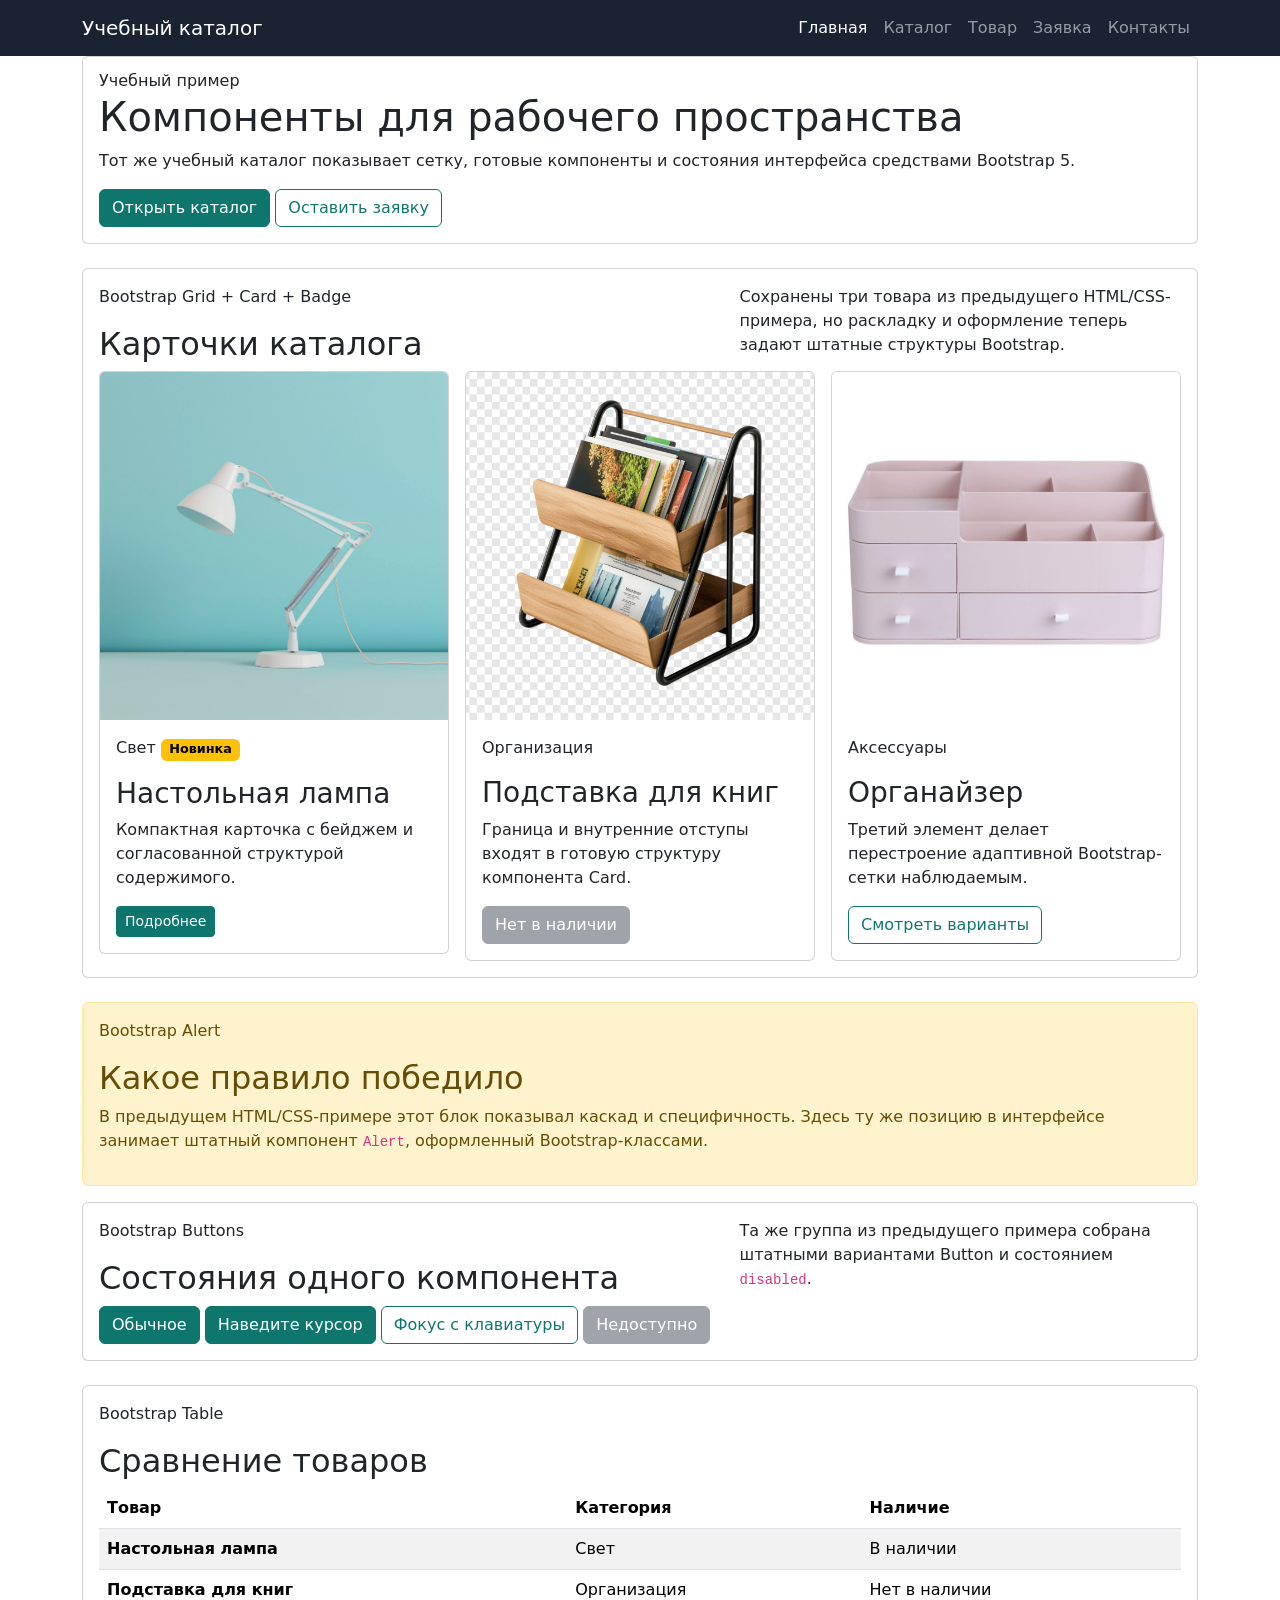
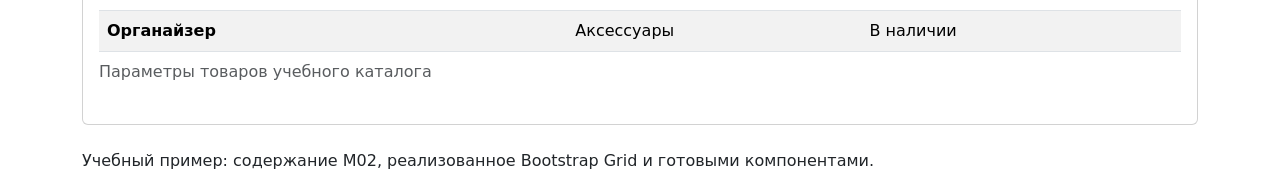
<file: index.html>
<!doctype html>
<html lang="ru">
<head>
  <meta charset="utf-8">
  <meta name="viewport" content="width=device-width, initial-scale=1">
  <meta name="description" content="Учебный каталог, реализованный средствами Bootstrap 5">
  <title>Главная — Учебный каталог на Bootstrap</title>
  <link rel="icon" href="data:,">
  <link rel="stylesheet" href="vendor/bootstrap/css/bootstrap.min.css">
  <link rel="stylesheet" href="css/custom.css">
</head>
<body>
  <header>
    <nav class="navbar navbar-expand-md navbar-dark bg-dark" aria-label="Основная навигация">
      <div class="container">
        <a class="navbar-brand" href="index.html">Учебный каталог</a>
        <button class="navbar-toggler" type="button" data-bs-toggle="collapse" data-bs-target="#mainNavigation" aria-controls="mainNavigation" aria-expanded="false" aria-label="Открыть навигацию">
          <span class="navbar-toggler-icon"></span>
        </button>
        <div class="collapse navbar-collapse" id="mainNavigation">
          <ul class="navbar-nav ms-auto">
            <li class="nav-item"><a class="nav-link active" aria-current="page" href="index.html">Главная</a></li>
            <li class="nav-item"><a class="nav-link" href="catalog.html">Каталог</a></li>
            <li class="nav-item"><a class="nav-link" href="product.html">Товар</a></li>
            <li class="nav-item"><a class="nav-link" href="order.html">Заявка</a></li>
            <li class="nav-item"><a class="nav-link" href="contacts.html">Контакты</a></li>
          </ul>
        </div>
      </div>
    </nav>
  </header>

  <main id="top" class="container">
    <section class="card mb-4" aria-labelledby="hero-title">
      <div class="card-body">
        <p class="card-subtitle">Учебный пример</p>
        <h1 id="hero-title" class="card-title">Компоненты для рабочего пространства</h1>
        <p class="card-text">Тот же учебный каталог показывает сетку, готовые компоненты и состояния интерфейса средствами Bootstrap 5.</p>
        <a class="btn btn-primary" href="#catalog">Открыть каталог</a>
        <button class="btn btn-outline-primary" type="button" data-bs-toggle="modal" data-bs-target="#orderModal">Оставить заявку</button>
      </div>
    </section>

    <section id="catalog" class="card mb-4" aria-labelledby="featured-title">
      <div class="card-body">
        <div class="row g-3">
          <div class="col-12 col-lg-7">
            <p>Bootstrap Grid + Card + Badge</p>
            <h2 id="featured-title" class="card-title">Карточки каталога</h2>
          </div>
          <div class="col-12 col-lg-5">
            <p class="card-text">Сохранены три товара из предыдущего HTML/CSS-примера, но раскладку и оформление теперь задают штатные структуры Bootstrap.</p>
          </div>
        </div>

        <div class="row g-3">
          <div class="col-12 col-md-6 col-lg-4">
            <article class="card">
              <img src="images/product-1.jpg" class="card-img-top" alt="Товар 1">
              <div class="card-body">
                <p>Свет <span class="badge text-bg-warning">Новинка</span></p>
                <h3 class="card-title">Настольная лампа</h3>
                <p class="card-text">Компактная карточка с бейджем и согласованной структурой содержимого.</p>
                <a href="product.html?id=1" class="btn btn-primary btn-sm">Подробнее</a>
              </div>
            </article>
          </div>

          <div class="col-12 col-md-6 col-lg-4">
            <article class="card">
              <img src="images/product-2.jpg" class="card-img-top" alt="Товар 2">
              <div class="card-body">
                <p>Организация</p>
                <h3 class="card-title">Подставка для книг</h3>
                <p class="card-text">Граница и внутренние отступы входят в готовую структуру компонента Card.</p>
                <button class="btn btn-secondary" type="button" disabled>Нет в наличии</button>
              </div>
            </article>
          </div>

          <div class="col-12 col-md-6 col-lg-4">
            <article class="card">
              <img src="images/product-3.jpg" class="card-img-top" alt="Товар 3">
              <div class="card-body">
                <p>Аксессуары</p>
                <h3 class="card-title">Органайзер</h3>
                <p class="card-text">Третий элемент делает перестроение адаптивной Bootstrap-сетки наблюдаемым.</p>
                <a class="btn btn-outline-primary" href="#comparison">Смотреть варианты</a>
              </div>
            </article>
          </div>
        </div>
      </div>
    </section>

    <section class="alert alert-warning" aria-labelledby="cascade-title">
      <p>Bootstrap Alert</p>
      <h2 id="cascade-title">Какое правило победило</h2>
      <p>В предыдущем HTML/CSS-примере этот блок показывал каскад и специфичность. Здесь ту же позицию в интерфейсе занимает штатный компонент <code>Alert</code>, оформленный Bootstrap-классами.</p>
    </section>

    <section class="card mb-4" aria-labelledby="states-title">
      <div class="card-body">
        <div class="row g-3">
          <div class="col-12 col-lg-7">
            <p>Bootstrap Buttons</p>
            <h2 id="states-title" class="card-title">Состояния одного компонента</h2>
          </div>
          <div class="col-12 col-lg-5">
            <p class="card-text">Та же группа из предыдущего примера собрана штатными вариантами Button и состоянием <code>disabled</code>.</p>
          </div>
        </div>
        <button class="btn btn-primary" type="button">Обычное</button>
        <button class="btn btn-primary" type="button">Наведите курсор</button>
        <button class="btn btn-outline-primary" type="button">Фокус с клавиатуры</button>
        <button class="btn btn-secondary" type="button" disabled>Недоступно</button>
      </div>
    </section>

    <section id="comparison" class="card mb-4" aria-labelledby="comparison-title">
      <div class="card-body">
        <p>Bootstrap Table</p>
        <h2 id="comparison-title" class="card-title">Сравнение товаров</h2>
        <div class="table-responsive">
          <table class="table table-striped table-hover">
            <caption>Параметры товаров учебного каталога</caption>
            <thead>
              <tr>
                <th scope="col">Товар</th>
                <th scope="col">Категория</th>
                <th scope="col">Наличие</th>
              </tr>
            </thead>
            <tbody>
              <tr><th scope="row">Настольная лампа</th><td>Свет</td><td>В наличии</td></tr>
              <tr><th scope="row">Подставка для книг</th><td>Организация</td><td>Нет в наличии</td></tr>
              <tr><th scope="row">Органайзер</th><td>Аксессуары</td><td>В наличии</td></tr>
            </tbody>
          </table>
        </div>
      </div>
    </section>
  </main>

  <footer>
    <div class="container">
      <p>Учебный пример: содержание M02, реализованное Bootstrap Grid и готовыми компонентами.</p>
    </div>
  </footer>

  <div class="modal fade" id="orderModal" tabindex="-1" aria-labelledby="orderModalLabel" aria-hidden="true">
    <div class="modal-dialog modal-dialog-centered">
      <div class="modal-content">
        <div class="modal-header">
          <h2 class="modal-title" id="orderModalLabel">Заявка на консультацию</h2>
          <button class="btn-close" type="button" data-bs-dismiss="modal" aria-label="Закрыть"></button>
        </div>
        <form>
          <div class="modal-body">
            <div class="mb-3">
              <label class="form-label" for="email">Электронная почта</label>
              <input class="form-control" id="email" name="email" type="email" placeholder="name@example.ru" required aria-describedby="emailHint">
              <div class="form-text" id="emailHint">Поле обязательно. Браузер проверяет формат адреса.</div>
            </div>
            <div>
              <label class="form-label" for="message">Короткий вопрос</label>
              <textarea class="form-control" id="message" name="message" rows="3" minlength="10" required placeholder="Не менее 10 символов"></textarea>
            </div>
          </div>
          <div class="modal-footer">
            <button class="btn btn-outline-secondary" type="button" data-bs-dismiss="modal">Отмена</button>
            <button class="btn btn-primary" type="submit">Проверить и отправить</button>
          </div>
        </form>
      </div>
    </div>
  </div>

  <script src="vendor/bootstrap/js/bootstrap.bundle.min.js"></script>
</body>
</html>
</file>
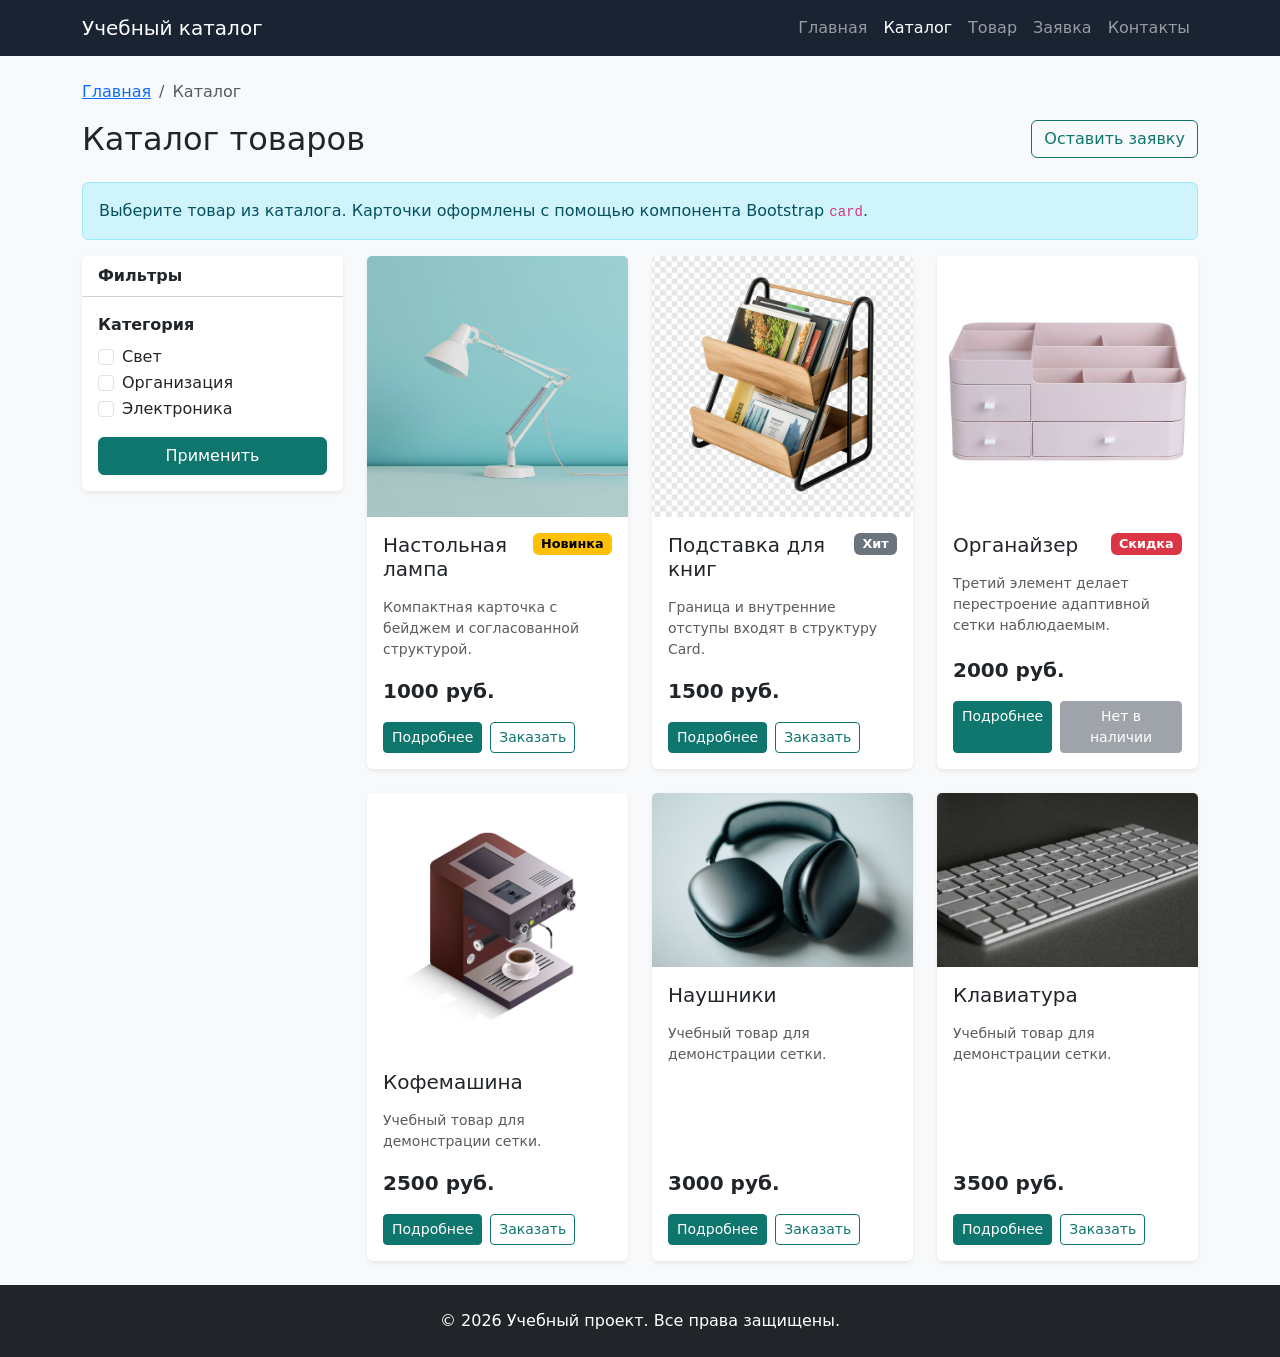
<file: catalog.html>
<!doctype html>
<html lang="ru">
<head>
  <meta charset="utf-8">
  <meta name="viewport" content="width=device-width, initial-scale=1">
  <meta name="description" content="Каталог товаров учебного магазина на Bootstrap">
  <title>Каталог — Учебный магазин на Bootstrap</title>
  <link rel="icon" href="data:,">
  <link rel="stylesheet" href="vendor/bootstrap/css/bootstrap.min.css">
  <link rel="stylesheet" href="css/custom.css">
</head>
<body class="bg-light">

  <!-- Шапка (единая для всех страниц) -->
  <header>
    <nav class="navbar navbar-expand-md navbar-dark bg-dark" aria-label="Основная навигация">
      <div class="container">
        <a class="navbar-brand" href="index.html">Учебный каталог</a>
        <button class="navbar-toggler" type="button" data-bs-toggle="collapse" data-bs-target="#mainNavigation" aria-controls="mainNavigation" aria-expanded="false" aria-label="Открыть навигацию">
          <span class="navbar-toggler-icon"></span>
        </button>
        <div class="collapse navbar-collapse" id="mainNavigation">
          <ul class="navbar-nav ms-auto">
            <li class="nav-item"><a class="nav-link" href="index.html">Главная</a></li>
            <li class="nav-item"><a class="nav-link active" aria-current="page" href="catalog.html">Каталог</a></li>
            <li class="nav-item"><a class="nav-link" href="product.html">Товар</a></li>
            <li class="nav-item"><a class="nav-link" href="order.html">Заявка</a></li>
            <li class="nav-item"><a class="nav-link" href="contacts.html">Контакты</a></li>
          </ul>
        </div>
      </div>
    </nav>
  </header>

  <main class="container my-4">
    <!-- Хлебные крошки -->
    <nav aria-label="breadcrumb">
      <ol class="breadcrumb">
        <li class="breadcrumb-item"><a href="index.html">Главная</a></li>
        <li class="breadcrumb-item active" aria-current="page">Каталог</li>
      </ol>
    </nav>

    <!-- Заголовок и кнопка -->
    <div class="d-flex justify-content-between align-items-center mb-4">
      <h1 class="h2 mb-0">Каталог товаров</h1>
      <a href="order.html" class="btn btn-outline-primary">Оставить заявку</a>
    </div>

    <!-- Информационное сообщение (Alert) -->
    <div class="alert alert-info" role="alert">
      Выберите товар из каталога. Карточки оформлены с помощью компонента Bootstrap <code>card</code>.
    </div>

    <div class="row g-4">
      <!-- Боковой фильтр -->
            <!-- Боковой фильтр -->
      <aside class="col-lg-3">
        <div class="card shadow-sm border-0">
          <div class="card-header bg-white fw-bold">Фильтры</div>
          <div class="card-body">
            <form>
              <div class="mb-3">
                <label class="form-label fw-semibold">Категория</label>
                <div class="form-check">
                  <input class="form-check-input filter-checkbox" type="checkbox" id="cat1" value="light">
                  <label class="form-check-label" for="cat1">Свет</label>
                </div>
                <div class="form-check">
                  <input class="form-check-input filter-checkbox" type="checkbox" id="cat2" value="org">
                  <label class="form-check-label" for="cat2">Организация</label>
                </div>
                <div class="form-check">
                  <input class="form-check-input filter-checkbox" type="checkbox" id="cat3" value="elc">
                  <label class="form-check-label" for="cat3">Электроника</label>
                </div>
              </div>
              <button class="btn btn-primary w-100" type="button" id="apply-filters">Применить</button>
            </form>
          </div>
        </div>
      </aside>

      <!-- Сетка товаров -->
      <div class="col-lg-9">
        <div class="row row-cols-1 row-cols-md-2 row-cols-xl-3 g-4">
          
          <!-- Товар 1 -->
          <div class="col">
            <div class="card h-100 shadow-sm border-0" data-category="light">
              <img src="images/product-1.jpg" class="card-img-top" alt="Настольная лампа">
              <div class="card-body d-flex flex-column">
                <div class="d-flex justify-content-between align-items-start mb-2">
                  <h3 class="card-title h5">Настольная лампа</h3>
                  <span class="badge text-bg-warning">Новинка</span>
                </div>
                <p class="card-text text-muted small">Компактная карточка с бейджем и согласованной структурой.</p>
                <p class="fw-bold fs-5 mt-auto mb-3">1000 руб.</p>
                <div class="d-flex gap-2">
                  <a href="product.html?id=1" class="btn btn-primary btn-sm">Подробнее</a>
                  <button class="btn btn-outline-primary btn-sm" type="button" data-bs-toggle="modal" data-bs-target="#orderModal">Заказать</button>
                </div>
              </div>
            </div>
          </div>

          <!-- Товар 2 -->
          <div class="col">
            <div class="card h-100 shadow-sm border-0" data-category="org">
              <img src="images/product-2.jpg" class="card-img-top" alt="Подставка для книг">
              <div class="card-body d-flex flex-column">
                <div class="d-flex justify-content-between align-items-start mb-2">
                  <h3 class="card-title h5">Подставка для книг</h3>
                  <span class="badge text-bg-secondary">Хит</span>
                </div>
                <p class="card-text text-muted small">Граница и внутренние отступы входят в структуру Card.</p>
                <p class="fw-bold fs-5 mt-auto mb-3">1500 руб.</p>
                <div class="d-flex gap-2">
                  <a href="product.html?id=2" class="btn btn-primary btn-sm">Подробнее</a>
                  <button class="btn btn-outline-primary btn-sm" type="button" data-bs-toggle="modal" data-bs-target="#orderModal">Заказать</button>
                </div>
              </div>
            </div>
          </div>

          <!-- Товар 3 -->
          <div class="col">
            <div class="card h-100 shadow-sm border-0" data-category="org">
              <img src="images/product-3.jpg" class="card-img-top" alt="Органайзер">
              <div class="card-body d-flex flex-column">
                <div class="d-flex justify-content-between align-items-start mb-2">
                  <h3 class="card-title h5">Органайзер</h3>
                  <span class="badge text-bg-danger">Скидка</span>
                </div>
                <p class="card-text text-muted small">Третий элемент делает перестроение адаптивной сетки наблюдаемым.</p>
                <p class="fw-bold fs-5 mt-auto mb-3">2000 руб.</p>
                <div class="d-flex gap-2">
                  <a href="product.html?id=3" class="btn btn-primary btn-sm">Подробнее</a>
                  <button class="btn btn-secondary btn-sm" type="button" disabled>Нет в наличии</button>
                </div>
              </div>
            </div>
          </div>

          <!-- Товар 4 -->
          <div class="col">
            <div class="card h-100 shadow-sm border-0" data-category="elc">
              <img src="images/product-4.jpg" class="card-img-top" alt="Кофемашина">
              <div class="card-body d-flex flex-column">
                <div class="d-flex justify-content-between align-items-start mb-2">
                  <h3 class="card-title h5">Кофемашина</h3>
                </div>
                <p class="card-text text-muted small">Учебный товар для демонстрации сетки.</p>
                <p class="fw-bold fs-5 mt-auto mb-3">2500 руб.</p>
                <div class="d-flex gap-2">
                  <a href="product.html?id=4" class="btn btn-primary btn-sm">Подробнее</a>
                  <button class="btn btn-outline-primary btn-sm" type="button" data-bs-toggle="modal" data-bs-target="#orderModal">Заказать</button>
                </div>
              </div>
            </div>
          </div>

          <!-- Товар 5 -->
          <div class="col">
            <div class="card h-100 shadow-sm border-0" data-category="elc">
              <img src="images/product-5.jpg" class="card-img-top" alt="Наушники">
              <div class="card-body d-flex flex-column">
                <div class="d-flex justify-content-between align-items-start mb-2">
                  <h3 class="card-title h5">Наушники</h3>
                </div>
                <p class="card-text text-muted small">Учебный товар для демонстрации сетки.</p>
                <p class="fw-bold fs-5 mt-auto mb-3">3000 руб.</p>
                <div class="d-flex gap-2">
                  <a href="product.html?id=5" class="btn btn-primary btn-sm">Подробнее</a>
                  <button class="btn btn-outline-primary btn-sm" type="button" data-bs-toggle="modal" data-bs-target="#orderModal">Заказать</button>
                </div>
              </div>
            </div>
          </div>

          <!-- Товар 6 -->
          <div class="col">
            <div class="card h-100 shadow-sm border-0" data-category="elc">
              <img src="images/product-6.jpg" class="card-img-top" alt="Клавиатура">
              <div class="card-body d-flex flex-column">
                <div class="d-flex justify-content-between align-items-start mb-2">
                  <h3 class="card-title h5">Клавиатура</h3>
                </div>
                <p class="card-text text-muted small">Учебный товар для демонстрации сетки.</p>
                <p class="fw-bold fs-5 mt-auto mb-3">3500 руб.</p>
                <div class="d-flex gap-2">
                  <a href="product.html?id=6" class="btn btn-primary btn-sm">Подробнее</a>
                  <button class="btn btn-outline-primary btn-sm" type="button" data-bs-toggle="modal" data-bs-target="#orderModal">Заказать</button>
                </div>
              </div>
            </div>
          </div>

        </div>
      </div>
    </div>
  </main>

  <!-- Подвал -->
  <footer class="bg-dark text-white py-4 mt-auto">
    <div class="container text-center">
      <p class="mb-0">&copy; 2026 Учебный проект. Все права защищены.</p>
    </div>
  </footer>

  <!-- Модальное окно заявки -->
  <div class="modal fade" id="orderModal" tabindex="-1" aria-labelledby="orderModalLabel" aria-hidden="true">
    <div class="modal-dialog modal-dialog-centered">
      <div class="modal-content">
        <div class="modal-header">
          <h2 class="modal-title h5" id="orderModalLabel">Быстрая заявка</h2>
          <button class="btn-close" type="button" data-bs-dismiss="modal" aria-label="Закрыть"></button>
        </div>
        <form>
          <div class="modal-body">
            <p class="text-muted small">Оставьте контактные данные, и мы свяжемся с вами.</p>
            <div class="mb-3">
              <label class="form-label" for="modal-name">Имя</label>
              <input class="form-control" id="modal-name" type="text" required>
            </div>
            <div class="mb-3">
              <label class="form-label" for="modal-phone">Телефон</label>
              <input class="form-control" id="modal-phone" type="tel" required>
            </div>
          </div>
          <div class="modal-footer">
            <button class="btn btn-secondary" type="button" data-bs-dismiss="modal">Закрыть</button>
            <button class="btn btn-primary" type="submit">Отправить</button>
          </div>
        </form>
      </div>
    </div>
  </div>

  <script src="vendor/bootstrap/js/bootstrap.bundle.min.js"></script>
  <script>
  document.addEventListener('DOMContentLoaded', () => {
    const applyBtn = document.getElementById('apply-filters');
    const checkboxes = document.querySelectorAll('.filter-checkbox');
    const cards = document.querySelectorAll('.card[data-category]');

    applyBtn.addEventListener('click', () => {
      // Собираем выбранные категории
      const selected = Array.from(checkboxes)
        .filter(cb => cb.checked)
        .map(cb => cb.value);

      cards.forEach(card => {
        const category = card.dataset.category;
        // Если ничего не выбрано или категория совпала — показываем
        if (selected.length === 0 || selected.includes(category)) {
          card.parentElement.style.display = 'block'; // Показываем колонку
        } else {
          card.parentElement.style.display = 'none';  // Скрываем колонку
        }
      });
    });
  });
</script>
</body>
</html>
</file>
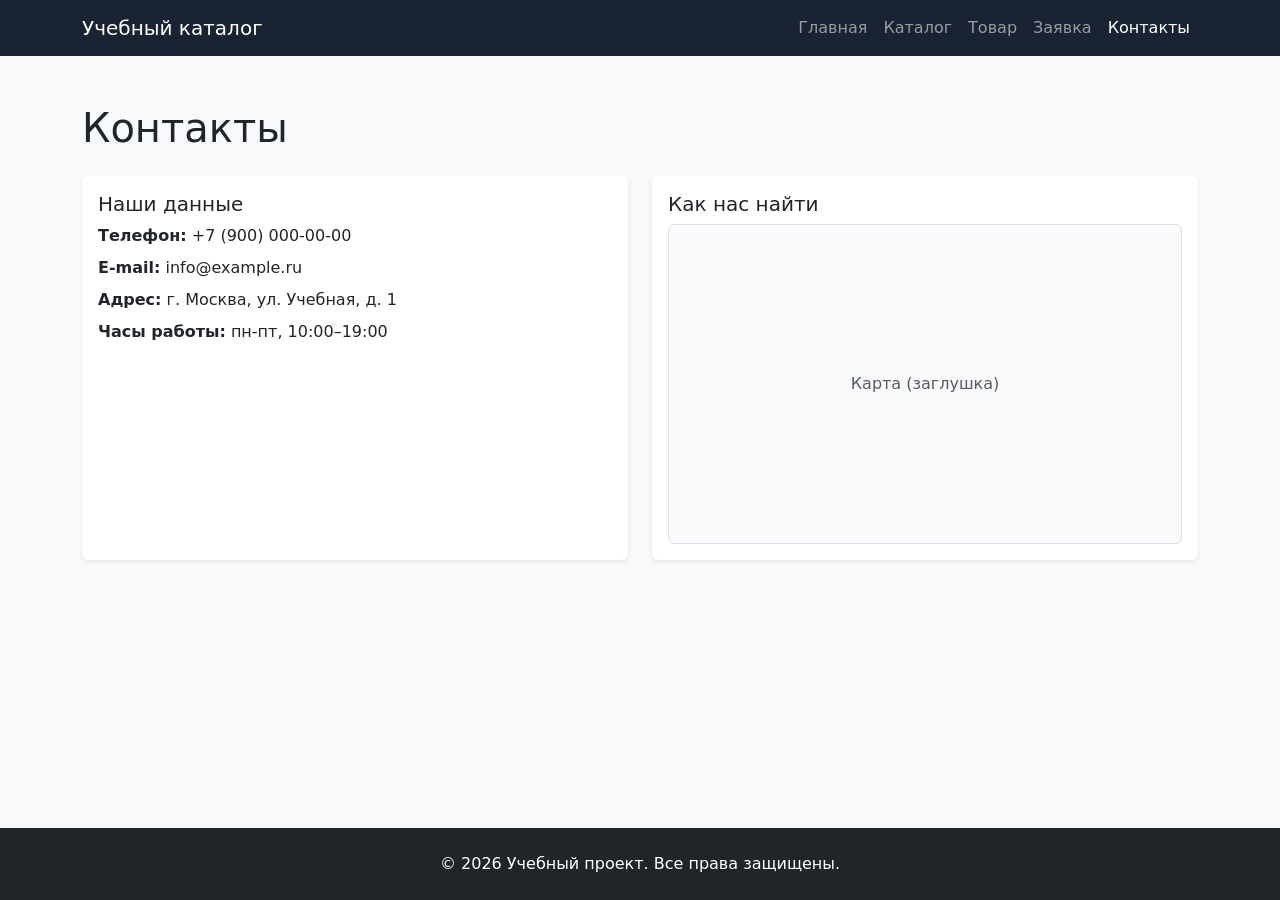
<file: contacts.html>
<!doctype html>
<html lang="ru">
<head>
  <meta charset="utf-8">
  <meta name="viewport" content="width=device-width, initial-scale=1">
  <title>Контакты — Учебный магазин</title>
  <link rel="icon" href="data:,">
  <link rel="stylesheet" href="vendor/bootstrap/css/bootstrap.min.css">
  <link rel="stylesheet" href="css/custom.css">
</head>
<body class="bg-light">

  <header>
    <nav class="navbar navbar-expand-md navbar-dark bg-dark" aria-label="Основная навигация">
      <div class="container">
        <a class="navbar-brand" href="index.html">Учебный каталог</a>
        <button class="navbar-toggler" type="button" data-bs-toggle="collapse" data-bs-target="#mainNavigation" aria-controls="mainNavigation" aria-expanded="false" aria-label="Открыть навигацию">
          <span class="navbar-toggler-icon"></span>
        </button>
        <div class="collapse navbar-collapse" id="mainNavigation">
          <ul class="navbar-nav ms-auto">
            <li class="nav-item"><a class="nav-link" href="index.html">Главная</a></li>
            <li class="nav-item"><a class="nav-link" href="catalog.html">Каталог</a></li>
            <li class="nav-item"><a class="nav-link" href="product.html">Товар</a></li>
            <li class="nav-item"><a class="nav-link" href="order.html">Заявка</a></li>
            <li class="nav-item"><a class="nav-link active" aria-current="page" href="contacts.html">Контакты</a></li>
          </ul>
        </div>
      </div>
    </nav>
  </header>

  <main class="container my-5">
    <h1 class="mb-4">Контакты</h1>
    <div class="row g-4">
      <div class="col-md-6">
        <div class="card shadow-sm border-0 h-100">
          <div class="card-body">
            <h2 class="h5 card-title">Наши данные</h2>
            <ul class="list-unstyled mb-0">
              <li class="mb-2"><strong>Телефон:</strong> +7 (900) 000-00-00</li>
              <li class="mb-2"><strong>E-mail:</strong> info@example.ru</li>
              <li class="mb-2"><strong>Адрес:</strong> г. Москва, ул. Учебная, д. 1</li>
              <li><strong>Часы работы:</strong> пн-пт, 10:00–19:00</li>
            </ul>
          </div>
        </div>
      </div>
      <div class="col-md-6">
        <div class="card shadow-sm border-0 h-100">
          <div class="card-body">
            <h2 class="h5 card-title">Как нас найти</h2>
            <div class="bg-light border rounded d-flex align-items-center justify-content-center placeholder-image">
              <span class="text-muted">Карта (заглушка)</span>
            </div>
          </div>
        </div>
      </div>
    </div>
  </main>

  <footer class="bg-dark text-white py-4 mt-auto">
    <div class="container text-center">
      <p class="mb-0">&copy; 2026 Учебный проект. Все права защищены.</p>
    </div>
  </footer>

  <script src="vendor/bootstrap/js/bootstrap.bundle.min.js"></script>
</body>
</html>
</file>
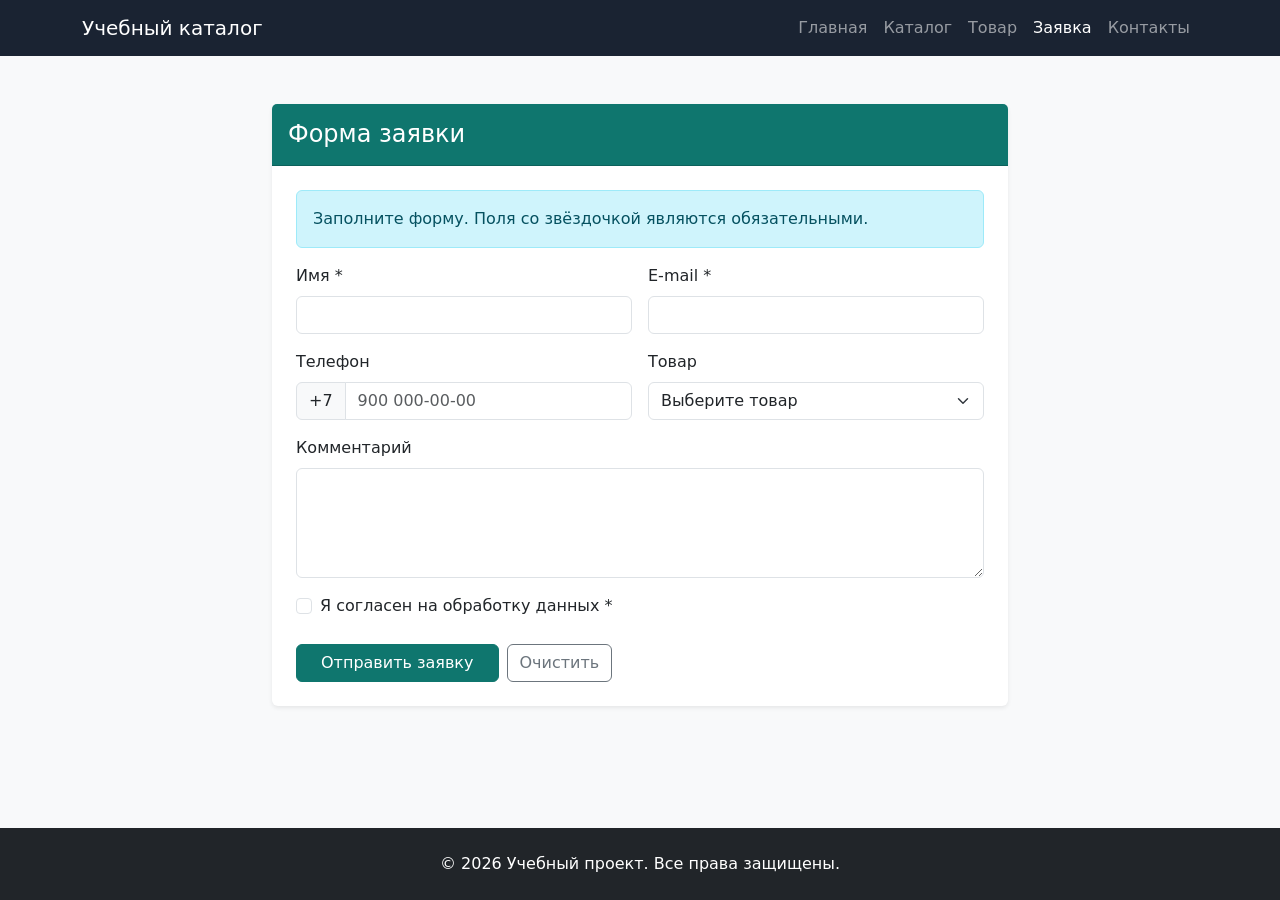
<file: order.html>
<!doctype html>
<html lang="ru">
<head>
  <meta charset="utf-8">
  <meta name="viewport" content="width=device-width, initial-scale=1">
  <meta name="description" content="Форма заявки учебного магазина на Bootstrap">
  <title>Заявка — Учебный магазин на Bootstrap</title>
  <link rel="icon" href="data:,">
  <link rel="stylesheet" href="vendor/bootstrap/css/bootstrap.min.css">
  <link rel="stylesheet" href="css/custom.css">
</head>
<body class="bg-light">

  <!-- Шапка (единая) -->
  <header>
    <nav class="navbar navbar-expand-md navbar-dark bg-dark" aria-label="Основная навигация">
      <div class="container">
        <a class="navbar-brand" href="index.html">Учебный каталог</a>
        <button class="navbar-toggler" type="button" data-bs-toggle="collapse" data-bs-target="#mainNavigation" aria-controls="mainNavigation" aria-expanded="false" aria-label="Открыть навигацию">
          <span class="navbar-toggler-icon"></span>
        </button>
        <div class="collapse navbar-collapse" id="mainNavigation">
          <ul class="navbar-nav ms-auto">
            <li class="nav-item"><a class="nav-link" href="index.html">Главная</a></li>
            <li class="nav-item"><a class="nav-link" href="catalog.html">Каталог</a></li>
            <li class="nav-item"><a class="nav-link" href="product.html">Товар</a></li>
            <li class="nav-item"><a class="nav-link active" aria-current="page" href="order.html">Заявка</a></li>
            <li class="nav-item"><a class="nav-link" href="contacts.html">Контакты</a></li>
          </ul>
        </div>
      </div>
    </nav>
  </header>

  <main class="container my-5">
    <div class="row justify-content-center">
      <div class="col-12 col-lg-8">
        
        <!-- Карточка с формой -->
        <div class="card shadow-sm border-0">
          <div class="card-header bg-primary text-white py-3">
            <h1 class="h4 mb-0">Форма заявки</h1>
          </div>
          <div class="card-body p-4">
            
            <div class="alert alert-info" role="alert">
              Заполните форму. Поля со звёздочкой являются обязательными.
            </div>

            <form>
              <div class="row g-3">
                <!-- Имя -->
                <div class="col-12 col-md-6">
                  <label for="order-name" class="form-label">Имя *</label>
                  <input id="order-name" name="name" type="text" class="form-control" required>
                </div>

                <!-- E-mail -->
                <div class="col-12 col-md-6">
                  <label for="order-email" class="form-label">E-mail *</label>
                  <input id="order-email" name="email" type="email" class="form-control" required>
                </div>

                <!-- Телефон (Input Group) -->
                <div class="col-12 col-md-6">
                  <label for="order-phone" class="form-label">Телефон</label>
                  <div class="input-group">
                    <span class="input-group-text">+7</span>
                    <input id="order-phone" name="phone" type="tel" class="form-control" placeholder="900 000-00-00">
                  </div>
                </div>

                <!-- Выбор товара (Form Select) -->
                <div class="col-12 col-md-6">
                  <label for="order-product" class="form-label">Товар</label>
                  <select id="order-product" name="product" class="form-select">
                    <option selected>Выберите товар</option>
                    <option value="lamp">Настольная лампа</option>
                    <option value="stand">Подставка для книг</option>
                    <option value="organizer">Органайзер</option>
                  </select>
                </div>

                <!-- Комментарий -->
                <div class="col-12">
                  <label for="order-comment" class="form-label">Комментарий</label>
                  <textarea id="order-comment" name="comment" class="form-control" rows="4"></textarea>
                </div>

                <!-- Чекбокс (Form Check) -->
                <div class="col-12">
                  <div class="form-check">
                    <input id="order-agree" class="form-check-input" type="checkbox" required>
                    <label class="form-check-label" for="order-agree">
                      Я согласен на обработку данных *
                    </label>
                  </div>
                </div>

                <!-- Кнопки -->
                <div class="col-12 d-flex gap-2 mt-4">
                  <button class="btn btn-primary px-4" type="submit">Отправить заявку</button>
                  <button class="btn btn-outline-secondary" type="reset">Очистить</button>
                </div>
              </div>
            </form>

          </div>
        </div>

      </div>
    </div>
  </main>

  <!-- Подвал -->
  <footer class="bg-dark text-white py-4 mt-auto">
    <div class="container text-center">
      <p class="mb-0">&copy; 2026 Учебный проект. Все права защищены.</p>
    </div>
  </footer>

  <script src="vendor/bootstrap/js/bootstrap.bundle.min.js"></script>
</body>
</html>
</file>
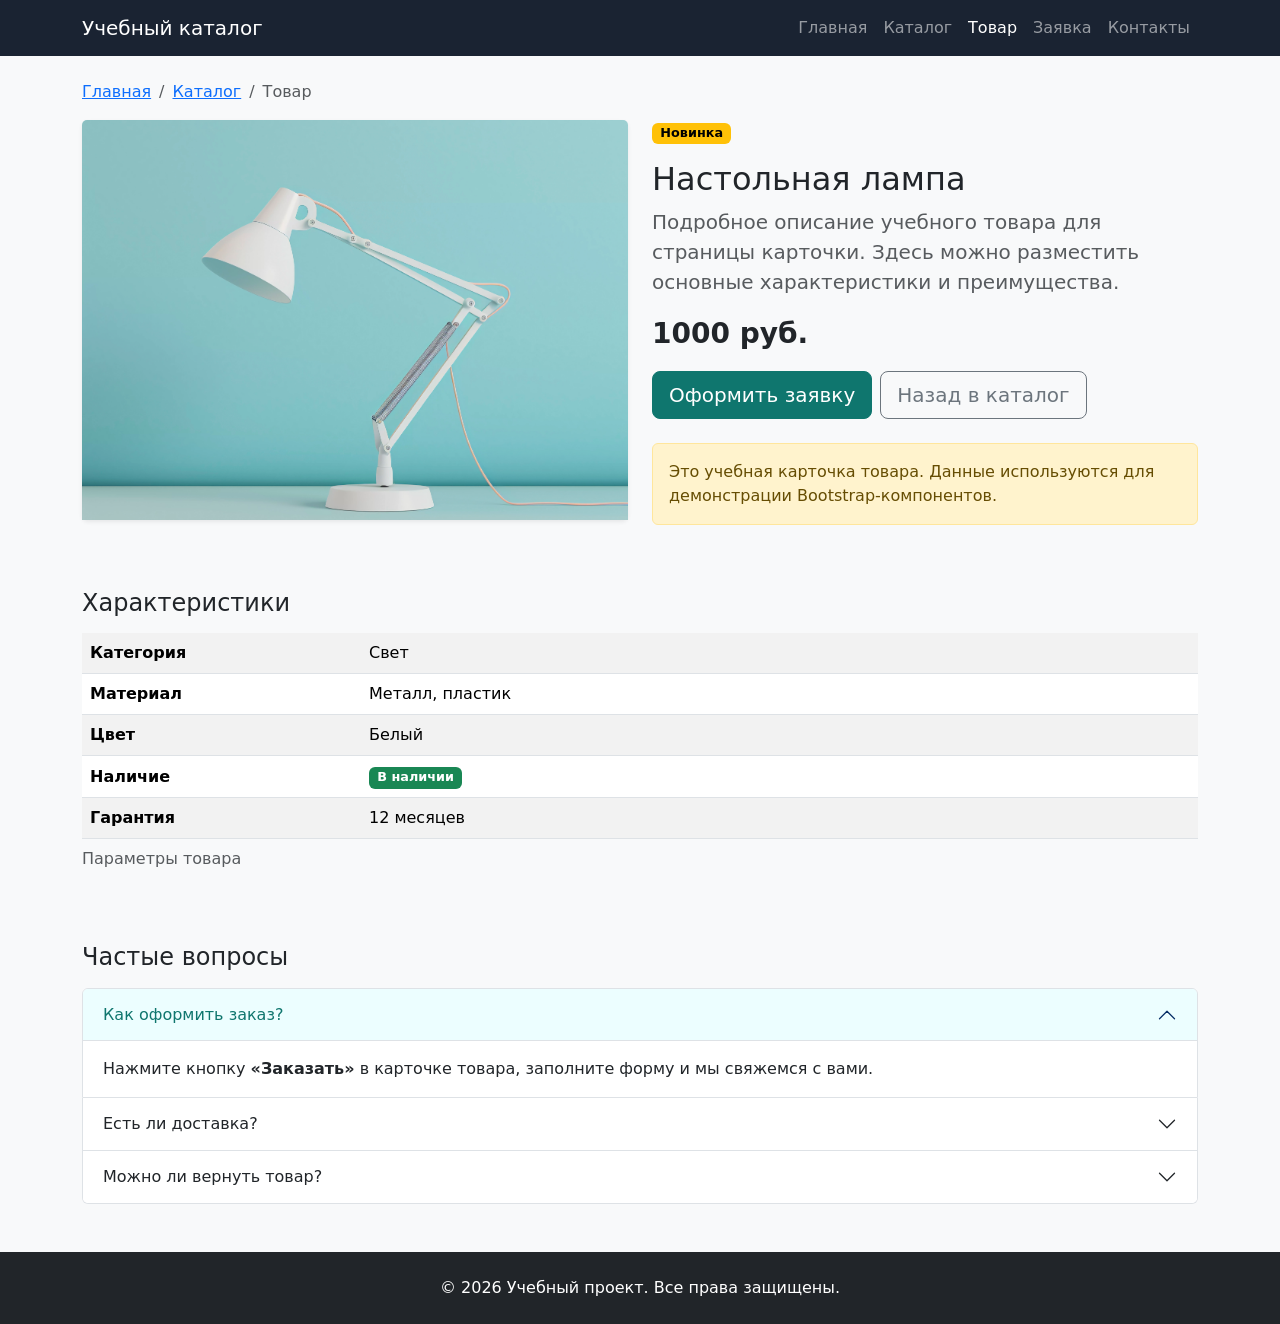
<file: product.html>
<!doctype html>
<html lang="ru">
<head>
  <meta charset="utf-8">
  <meta name="viewport" content="width=device-width, initial-scale=1">
  <meta name="description" content="Страница товара учебного магазина на Bootstrap">
  <title>Товар — Учебный магазин на Bootstrap</title>
  <link rel="icon" href="data:,">
  <link rel="stylesheet" href="vendor/bootstrap/css/bootstrap.min.css">
  <link rel="stylesheet" href="css/custom.css">
</head>
<body class="bg-light">

  <!-- Шапка (единая) -->
  <header>
    <nav class="navbar navbar-expand-md navbar-dark bg-dark" aria-label="Основная навигация">
      <div class="container">
        <a class="navbar-brand" href="index.html">Учебный каталог</a>
        <button class="navbar-toggler" type="button" data-bs-toggle="collapse" data-bs-target="#mainNavigation" aria-controls="mainNavigation" aria-expanded="false" aria-label="Открыть навигацию">
          <span class="navbar-toggler-icon"></span>
        </button>
        <div class="collapse navbar-collapse" id="mainNavigation">
          <ul class="navbar-nav ms-auto">
            <li class="nav-item"><a class="nav-link" href="index.html">Главная</a></li>
            <li class="nav-item"><a class="nav-link" href="catalog.html">Каталог</a></li>
            <li class="nav-item"><a class="nav-link active" aria-current="page" href="product.html">Товар</a></li>
            <li class="nav-item"><a class="nav-link" href="order.html">Заявка</a></li>
            <li class="nav-item"><a class="nav-link" href="contacts.html">Контакты</a></li>
          </ul>
        </div>
      </div>
    </nav>
  </header>

  <main class="container my-4">
    <!-- Хлебные крошки -->
    <nav aria-label="breadcrumb">
      <ol class="breadcrumb">
        <li class="breadcrumb-item"><a href="index.html">Главная</a></li>
        <li class="breadcrumb-item"><a href="catalog.html">Каталог</a></li>
        <li class="breadcrumb-item active" aria-current="page">Товар</li>
      </ol>
    </nav>

    <div class="row g-4">
      <!-- Левая колонка: Фото -->
      <div class="col-12 col-lg-6">
        <div class="card shadow-sm border-0">
          <img src="images/product-1.jpg" class="card-img-top" id="product-image" alt="Товар" style="height: 400px; object-fit: cover;">
        </div>
      </div>

      <!-- Правая колонка: Описание -->
      <div class="col-12 col-lg-6">
        <span class="badge text-bg-success mb-3" id="product-badge">Новинка</span>
        <h1 class="h2" id="product-title">Настольная лампа</h1>
        <p class="lead text-muted">
          Подробное описание учебного товара для страницы карточки. Здесь можно разместить основные характеристики и преимущества.
        </p>
        <p class="fs-3 fw-bold" id="product-price">1000 руб.</p>
        <div class="d-flex gap-2 mb-4">
          <a href="order.html" class="btn btn-primary btn-lg">Оформить заявку</a>
          <a href="catalog.html" class="btn btn-outline-secondary btn-lg">Назад в каталог</a>
        </div>
        <div class="alert alert-warning" role="alert">
          Это учебная карточка товара. Данные используются для демонстрации Bootstrap-компонентов.
        </div>
      </div>
    </div>

    <!-- Таблица характеристик -->
    <section class="mt-5">
      <h2 class="h4 mb-3">Характеристики</h2>
      <div class="table-responsive">
        <table class="table table-striped table-hover align-middle">
          <caption>Параметры товара</caption>
          <tbody>
            <tr>
              <th scope="row" class="w-25">Категория</th>
              <td id="product-category">Свет</td>
            </tr>
            <tr>
              <th scope="row">Материал</th>
              <td id="product-material">Металл, пластик</td>
            </tr>
            <tr>
              <th scope="row">Цвет</th>
              <td id="product-color">Белый</td>
            </tr>
            <tr>
              <th scope="row">Наличие</th>
              <td><span class="badge text-bg-success">В наличии</span></td>
            </tr>
            <tr>
              <th scope="row">Гарантия</th>
              <td>12 месяцев</td>
            </tr>
          </tbody>
        </table>
      </div>
    </section>

    <!-- Дополнительный компонент: Accordion -->
    <section class="mt-5 mb-4">
      <h2 class="h4 mb-3">Частые вопросы</h2>
      <div class="accordion" id="faqAccordion">
        
        <div class="accordion-item">
          <h3 class="accordion-header">
            <button class="accordion-button" type="button" data-bs-toggle="collapse" data-bs-target="#faq1" aria-expanded="true" aria-controls="faq1">
              Как оформить заказ?
            </button>
          </h3>
          <div id="faq1" class="accordion-collapse collapse show" data-bs-parent="#faqAccordion">
            <div class="accordion-body">
              Нажмите кнопку <strong>«Заказать»</strong> в карточке товара, заполните форму и мы свяжемся с вами.
            </div>
          </div>
        </div>

        <div class="accordion-item">
          <h3 class="accordion-header">
            <button class="accordion-button collapsed" type="button" data-bs-toggle="collapse" data-bs-target="#faq2" aria-expanded="false" aria-controls="faq2">
              Есть ли доставка?
            </button>
          </h3>
          <div id="faq2" class="accordion-collapse collapse" data-bs-parent="#faqAccordion">
            <div class="accordion-body">
              Да, доставка по городу осуществляется бесплатно при заказе от 3000 рублей.
            </div>
          </div>
        </div>

        <div class="accordion-item">
          <h3 class="accordion-header">
            <button class="accordion-button collapsed" type="button" data-bs-toggle="collapse" data-bs-target="#faq3" aria-expanded="false" aria-controls="faq3">
              Можно ли вернуть товар?
            </button>
          </h3>
          <div id="faq3" class="accordion-collapse collapse" data-bs-parent="#faqAccordion">
            <div class="accordion-body">
              Да, в течение 14 дней с момента получения при сохранении упаковки.
            </div>
          </div>
        </div>

      </div>
    </section>
  </main>

  <!-- Подвал -->
  <footer class="bg-dark text-white py-4 mt-auto">
    <div class="container text-center">
      <p class="mb-0">&copy; 2026 Учебный проект. Все права защищены.</p>
    </div>
  </footer>

  <script src="vendor/bootstrap/js/bootstrap.bundle.min.js"></script>

  <script>
    const productsData = {
    1: { title: 'Настольная лампа', price: 1000, image: 'images/product-1.jpg', category: 'Свет', material: 'Металл, пластик', color: 'Белый', badge: 'Новинка', badgeColor: 'warning' },
    2: { title: 'Подставка для книг', price: 1500, image: 'images/product-2.jpg', category: 'Организация', material: 'Дерево', color: 'Коричневый', badge: 'Хит', badgeColor: 'secondary' },
    3: { title: 'Органайзер', price: 2000, image: 'images/product-3.jpg', category: 'Организация', material: 'Пластик', color: 'Розовый', badge: 'Скидка', badgeColor: 'danger' },
    4: { title: 'Кофемашина', price: 2500, image: 'images/product-4.jpg', category: 'Электроника', material: 'Металл, стекло', color: 'Серебристо-коричневый', badge: null, badgeColor: '' },
    5: { title: 'Наушники', price: 3000, image: 'images/product-5.jpg', category: 'Электроника', material: 'Пластик, кожзам', color: 'Черный', badge: null, badgeColor: '' },
    6: { title: 'Клавиатура', price: 3500, image: 'images/product-6.jpg', category: 'Электроника', material: 'Пластик', color: 'Белый', badge: null, badgeColor: '' }
    };

  document.addEventListener('DOMContentLoaded', () => {
    const params = new URLSearchParams(window.location.search);
    const id = params.get('id') || '1';
    const product = productsData[id];

    if (product) {
      // Меняем картинку
      document.getElementById('product-image').src = product.image;
      document.getElementById('product-image').alt = product.title;
      
      // Меняем заголовок
      document.getElementById('product-title').textContent = product.title;
      
      // Меняем цену
      document.getElementById('product-price').textContent = `${product.price} руб.`;
      
      // Меняем категорию в таблице
      document.getElementById('product-category').textContent = product.category;
      
      // Меняем материал в таблице
      document.getElementById('product-material').textContent = product.material;
     
      // Меняем цвет в таблице
      document.getElementById('product-color').textContent = product.color;

      // Меняем бейдж
      const badge = document.getElementById('product-badge');

      if (product.badge) {
        badge.textContent = product.badge;
        badge.className = `badge text-bg-${product.badgeColor} mb-3`;
      } else {
        badge.style.display = 'none'; // Скрываем, если бейджа нет
      }
    }
  });
  </script>
</body>
</html>
</file>
<file: css/custom.css>
/* Кастомные стили поверх Bootstrap */
body {
  display: flex;
  flex-direction: column;
  min-height: 100vh;
}

main {
  flex: 1 0 auto;
}

/* Эффект карточек */
.card {
  transition: transform 0.2s, box-shadow 0.2s;
}

.card:hover {
  transform: translateY(-3px);
  box-shadow: 0 0.5rem 1rem rgba(0, 0, 0, 0.15) !important;
}

/* Чуть уменьшим бейджи */
.badge {
  font-size: 0.8em;
}

/* Заглушка для фото товара */
.placeholder-image {
  min-height: 320px;
}

/* Переопределение основных цветов Bootstrap (фирменный стиль) */
:root {
  --bs-primary: #0f766e;
  --bs-primary-rgb: 15, 118, 110;
  --bs-link-color: #0f766e;
  --bs-link-hover-color: #115e59;
}

/* Настройка кнопок под свой цвет */
.btn-primary {
  --bs-btn-bg: #0f766e;
  --bs-btn-border-color: #0f766e;
  --bs-btn-hover-bg: #115e59;
  --bs-btn-hover-border-color: #115e59;
  --bs-btn-active-bg: #0a4f4a;
  --bs-btn-active-border-color: #0a4f4a;
}

.btn-outline-primary {
  --bs-btn-color: #0f766e;
  --bs-btn-border-color: #0f766e;
  --bs-btn-hover-bg: #0f766e;
  --bs-btn-hover-border-color: #0f766e;
}

/* Шапка становится более тёмной (как в КР №1) */
.navbar-dark {
  background-color: #1a2332 !important;
}

/* Плавное раскрытие аккордеона */
.accordion-button:not(.collapsed) {
  color: #0f766e;
  background-color: #ecfeff;
}
</file>
